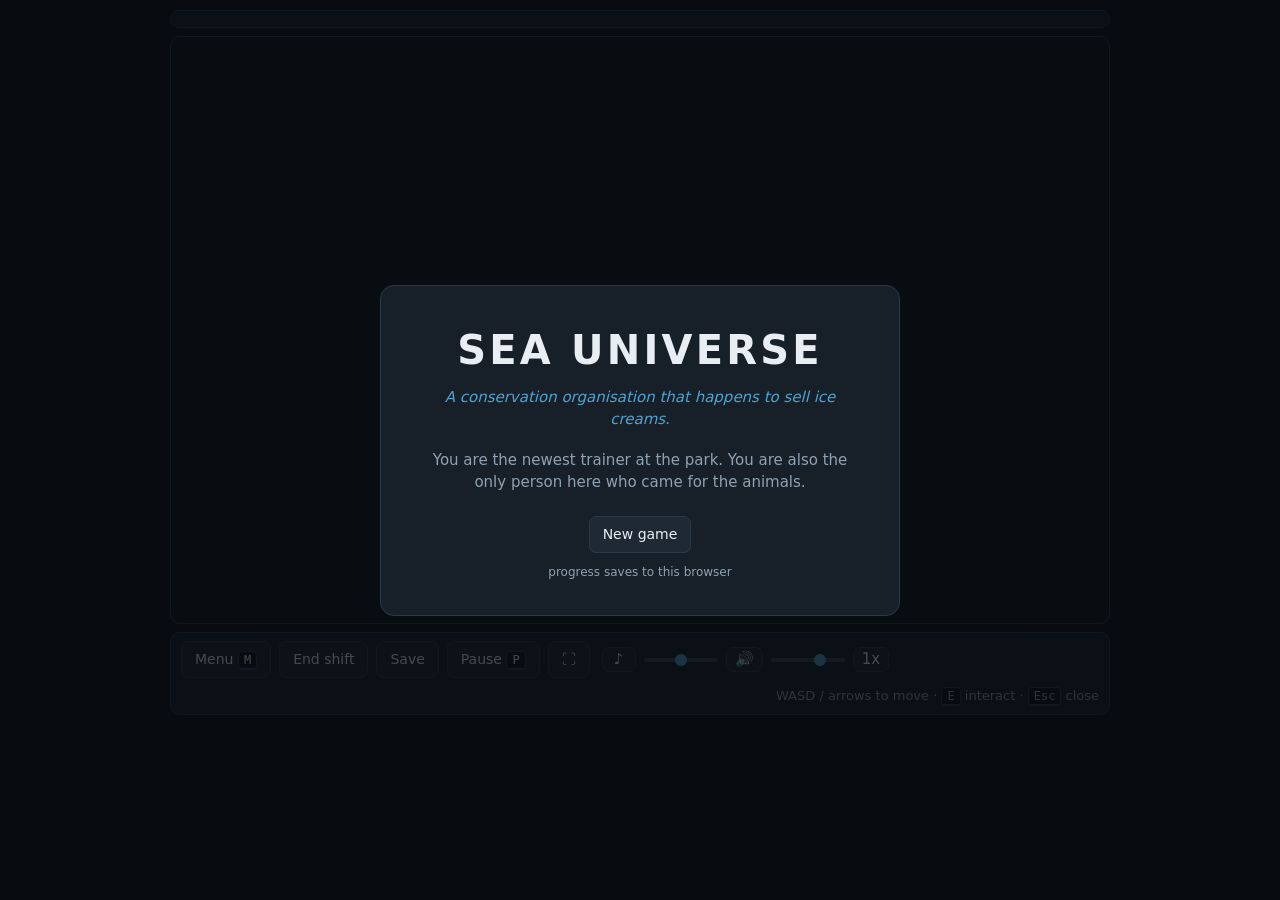
<file: index.html>
<!DOCTYPE html>
<html lang="en">
<head>
<meta charset="utf-8">
<meta name="viewport" content="width=device-width, initial-scale=1">
<title>Sea Universe</title>
<link rel="stylesheet" href="style.css">
</head>
<body>

<div id="app">

  <header id="hud"></header>

  <div id="stage">
    <canvas id="view"></canvas>
    <div id="chores" class="hidden"></div>
    <div id="prompt" class="hidden"></div>
    <div id="toasts"></div>
    <div id="awards"></div>
    <div id="pauseVeil" class="hidden"><div class="pause-card">
      <strong>Paused</strong>
      <button id="btnResume" class="primary">Resume</button>
    </div></div>
    <div id="devReport" class="hidden"></div>
  </div>

  <footer id="controls">
    <button id="btnJournal">Menu <kbd>M</kbd></button>
    <button id="btnRest">End shift</button>
    <button id="btnSave">Save</button>
    <button id="btnPause" title="Pause the game">Pause <kbd>P</kbd></button>
    <button id="btnFull" title="Fullscreen">⛶</button>

    <!-- audio: each button toggles, each slider sets the level -->
    <div class="audio-ctl">
      <button id="btnMusic" class="aud" title="Music on/off">♪</button>
      <input id="volMusic" class="vol" type="range" min="0" max="100" step="1" aria-label="Music volume">
      <button id="btnSfx" class="aud" title="Sound effects on/off">🔊</button>
      <input id="volSfx" class="vol" type="range" min="0" max="100" step="1" aria-label="Sound effects volume">
      <!-- Walk speed: one button, click cycles 1x -> 1.25x -> 1.5x -> 0.75x -> 1x.
           Movement only, nothing else in the game runs any faster. -->
      <button id="btnSpeed" class="aud" title="Walk speed">1x</button>
    </div>

    <span class="hint">WASD / arrows to move · <kbd>E</kbd> interact · <kbd>Esc</kbd> close</span>
  </footer>

</div>

<!-- ===== title ===== -->
<div id="title" class="modal hidden">
  <div class="title-box">
    <h1>SEA UNIVERSE</h1>
    <p class="tagline">A conservation organisation that happens to sell ice creams.</p>
    <p class="blurb">You are the newest trainer at the park. You are also the only person here who came for the animals.</p>
    <div class="title-btns" id="titleBtns">
      <button id="btnContinue" class="primary">Continue</button>
      <button id="btnNew">New game</button>
    </div>

    <!-- character select: shown after New game, before the world loads -->
    <div id="charSelect" class="hidden">
      <h2 class="cs-head">Sign in for your first shift</h2>
      <label class="cs-label" for="csName">Your name</label>
      <input id="csName" type="text" maxlength="18" placeholder="Trainer" autocomplete="off" spellcheck="false">
      <p class="cs-note" id="csNameNote">You can change this later in the Menu.</p>

      <label class="cs-label">Your trainer</label>
      <div class="cs-sprites" id="csSprites"></div>

      <div class="title-btns">
        <button id="btnBegin" class="primary">Begin</button>
        <button id="btnBack">Back</button>
      </div>
    </div>

    <p class="version">progress saves to this browser</p>
  </div>
</div>

<!-- ===== dialogue ===== -->
<div id="dialogue" class="modal hidden">
  <div class="dlg-wrap">
    <div class="dlg-portrait hidden" id="dlgPortrait"><img id="dlgPortraitImg" alt=""></div>
    <div class="dlg-box">
      <div class="dlg-name" id="dlgName"></div>
      <div class="dlg-text" id="dlgText"></div>
      <div class="dlg-choices" id="dlgChoices"></div>
      <div class="dlg-footer">
        <div class="dlg-hint" id="dlgHint"></div>
        <div class="dlg-page" id="dlgPage"></div>
      </div>
    </div>
  </div>
</div>

<!-- ===== care session ===== -->
<div id="care" class="modal hidden">
  <div class="care-box" id="careBody"></div>
</div>

<!-- ===== journal ===== -->
<div id="journal" class="modal hidden">
  <div class="journal-box">
    <nav id="journalTabs" class="tabs">
      <!-- Order set by the user 2026-08-05: what you are doing now first,
           what you are carrying next, then the reference material, with
           the read-only summary last. Species sits beside Notebook
           because both are logs you fill in. -->
      <button data-tab="tasks" class="on">Tasks</button>
      <button data-tab="bag">Bag</button>
      <button data-tab="skills">Skills</button>
      <button data-tab="transit">Travel</button>
      <button data-tab="notebook">Notebook</button>
      <button data-tab="dex">Species</button>
      <button data-tab="awards">Awards</button>
      <button data-tab="summary">Summary</button>
      <button id="journalClose" class="close">✕</button>
    </nav>
    <div id="journalBody" class="panel-body"></div>
  </div>
</div>

<!-- ===== shop ===== -->
<div id="shop" class="modal hidden">
  <div class="journal-box">
    <nav class="tabs"><span class="shop-title">Shop</span><button id="shopClose" class="close">✕</button></nav>
    <div id="shopBody" class="panel-body"></div>
  </div>
</div>

<!-- ===== keypad (coded doors) ===== -->
<div id="keypad" class="modal hidden">
  <div class="keypad-box">
    <nav class="tabs"><span class="shop-title" id="keypadTitle">Keypad</span><button id="keypadClose" class="close">✕</button></nav>
    <div class="panel-body">
      <p class="muted" id="keypadText"></p>
      <div class="keypad-clue" id="keypadClue"></div>
      <div class="keypad-display" id="keypadDisplay"></div>
      <div class="keypad-msg" id="keypadMsg"></div>
      <div class="keypad-grid" id="keypadGrid"></div>
    </div>
  </div>
</div>

<!-- ===== the hearing (endgame) ===== -->
<div id="hearing" class="modal hidden">
  <div class="hearing-box" id="hearingBody"></div>
</div>

<!-- ===== arcade: AQUAWORD (whole panel is rendered by js/arcade_aquaword.js) ===== -->
<div id="aquaword" class="modal hidden"></div>

<!-- ===== arcade: MATCH THE POD (rendered by js/arcade_matchpod.js) ===== -->
<div id="matchpod" class="modal hidden"></div>

<!-- ===== arcade: BIGGER OR SMALLER (rendered by js/arcade_bigger.js) ===== -->
<div id="bigger" class="modal hidden"></div>

<!-- ===== arcade: OCEAN CONNECTIONS (rendered by js/arcade_connections.js) ===== -->
<div id="connections" class="modal hidden"></div>

<!-- ===== arcade: SORTING STATION (rendered by js/arcade_sorting.js) ===== -->
<div id="sorting" class="modal hidden"></div>

<!-- ===== arcade: RESCUE! (rendered by js/arcade_rescue.js) ===== -->
<div id="rescue" class="modal hidden"></div>

<!-- ===== end of game report + certificate ===== -->
<div id="report" class="modal hidden">
  <div class="report-box" id="reportBody"></div>
</div>

<!-- ===== staff transit (fast travel) ===== -->
<div id="transit" class="modal hidden">
  <div class="journal-box">
    <nav class="tabs"><span class="shop-title">🚇 Staff Transit</span><button id="transitClose" class="close">✕</button></nav>
    <div id="transitBody" class="panel-body"></div>
  </div>
</div>

<!-- ===== data (edit these to add content) ===== -->
<script src="data/config.js"></script>
<script src="data/audio.js"></script>
<script src="data/items.js"></script>
<script src="data/species.js"></script>
<script src="data/species_deep.js"></script>
<script src="data/progression.js"></script>
<script src="data/progression_deep.js"></script>
<script src="data/progression_end.js"></script>
<script src="data/zones.js"></script>
<script src="data/zone_arctic.js"></script>
<script src="data/zone_ocean.js"></script>
<script src="data/zone_deep.js"></script>
<script src="data/zone_end.js"></script>
<!-- Building name plaques. AFTER every zone file: it pushes a rect and a
     sign into the five region maps rather than editing them. -->
<script src="data/plaques.js"></script>
<!-- Arcade machines. Also after the zone files: one object per interior. -->
<script src="data/arcade.js"></script>
<script src="data/arcade_aquaword.js"></script>
<script src="data/arcade_bigger.js"></script>
<script src="data/arcade_connections.js"></script>
<script src="data/arcade_rescue.js"></script>
<script src="data/npcs.js"></script>
<script src="data/npcs_arctic.js"></script>
<script src="data/npcs_ocean.js"></script>
<script src="data/npcs_deep.js"></script>
<script src="data/npcs_end.js"></script>
<script src="data/quests.js"></script>
<script src="data/quests_arctic.js"></script>
<script src="data/quests_ocean.js"></script>
<script src="data/quests_deep.js"></script>
<script src="data/quests_end.js"></script>
<!-- Kayla loads AFTER every cast file: she hoists her questions onto
     the front of other characters' dialogue lists at load time. -->
<script src="data/quests_kayla.js"></script>
<script src="data/npcs_kayla.js"></script>
<script src="data/quests_side.js"></script>
<script src="data/npcs_side.js"></script>
<!-- Post-prosecution Barry. Must be last of all: it closes the spawn
     gates on the five original Barrys defined in the cast files above. -->
<script src="data/npcs_barry_sad.js"></script>
<script src="data/duties.js"></script>
<script src="data/talks.js"></script>

<!-- ===== engine ===== -->
<script src="js/state.js"></script>
<script src="js/audio.js"></script>
<script src="js/rules.js"></script>
<script src="js/quests.js"></script>
<script src="js/duties.js"></script>
<script src="js/dialogue.js"></script>
<script src="js/care.js"></script>
<script src="js/hearing.js"></script>
<script src="js/report.js"></script>
<!-- Arcade shell (the cabinet). Each minigame lands as its own
     js/arcade_<id>.js loaded after this and registers itself. -->
<script src="js/arcade.js"></script>
<script src="js/arcade_aquaword.js"></script>
<script src="js/arcade_matchpod.js"></script>
<script src="js/arcade_bigger.js"></script>
<script src="js/arcade_connections.js"></script>
<script src="js/arcade_sorting.js"></script>
<script src="js/arcade_rescue.js"></script>
<script src="js/interact.js"></script>
<script src="js/sprites.js"></script>
<script src="js/actors.js"></script>
<script src="js/world.js"></script>
<script src="js/ui.js"></script>
<script src="js/validate.js"></script>
<script src="js/main.js"></script>

</body>
</html>
</file>
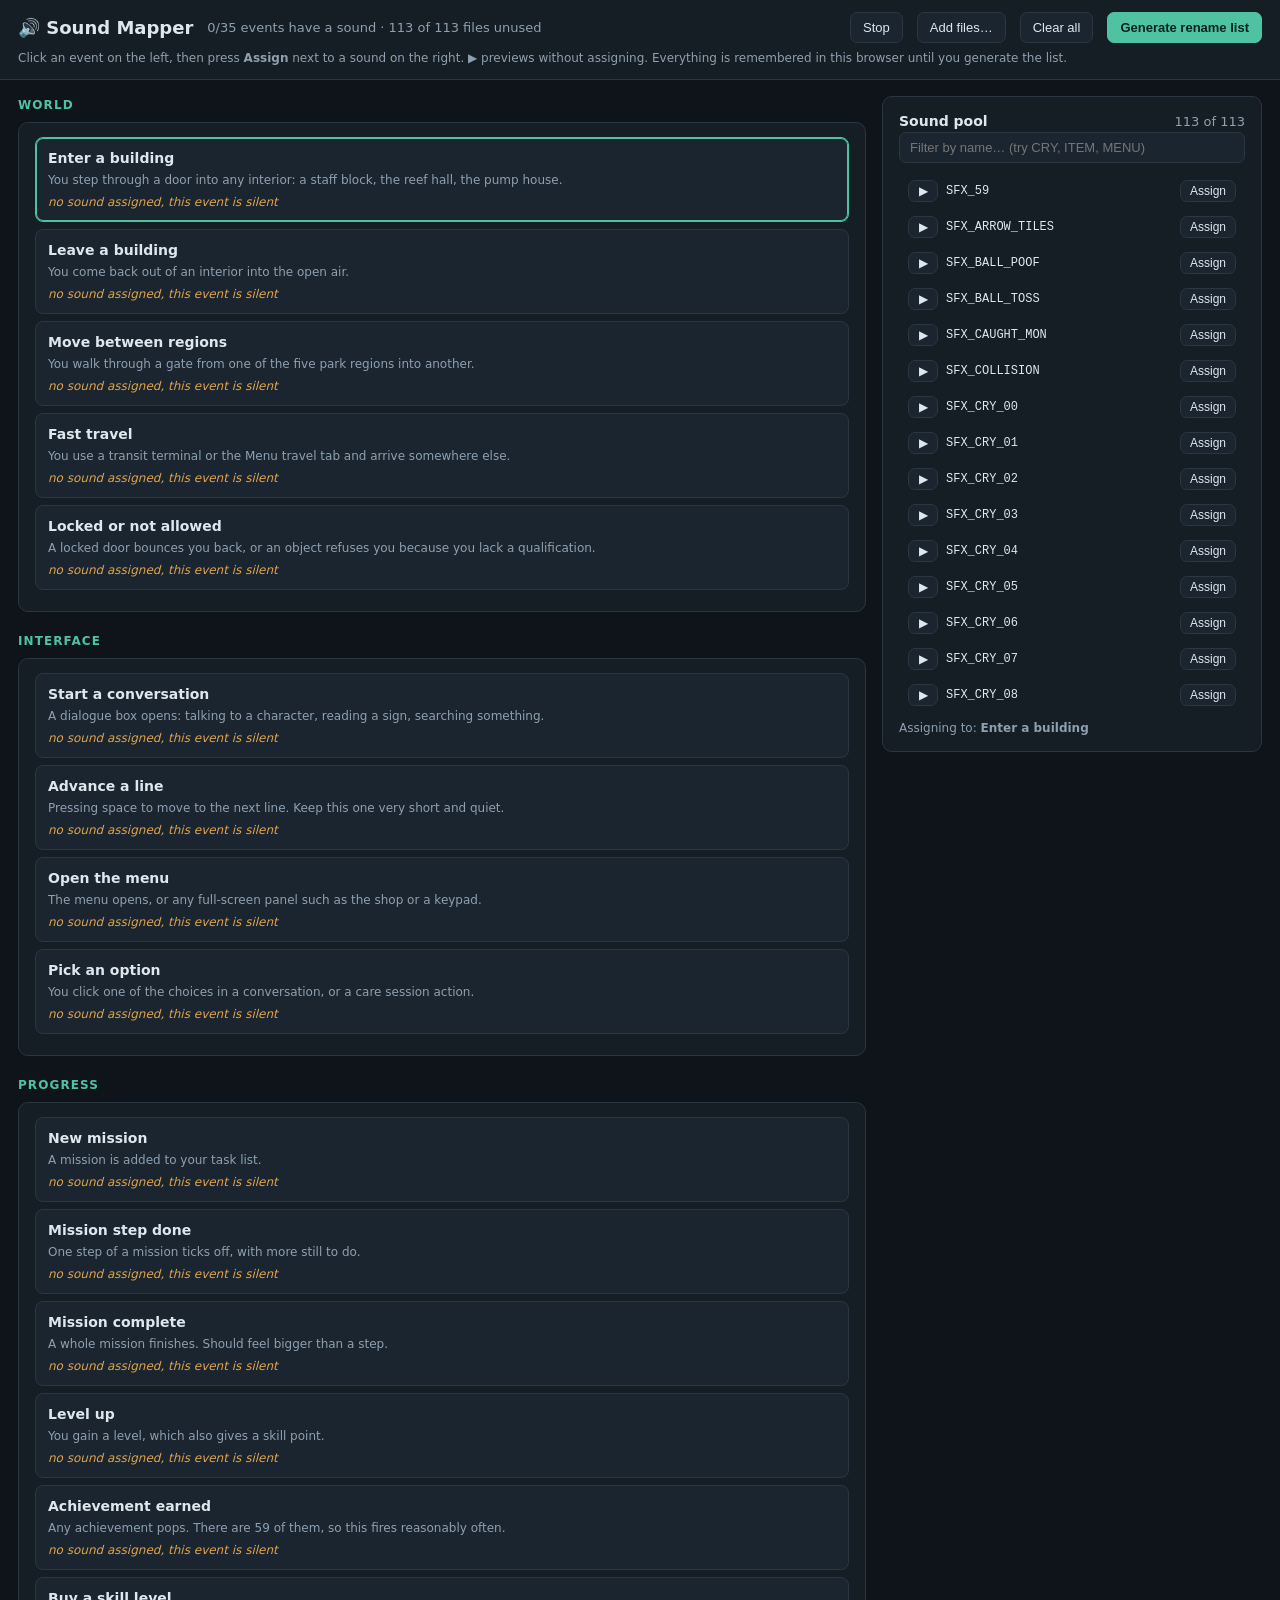
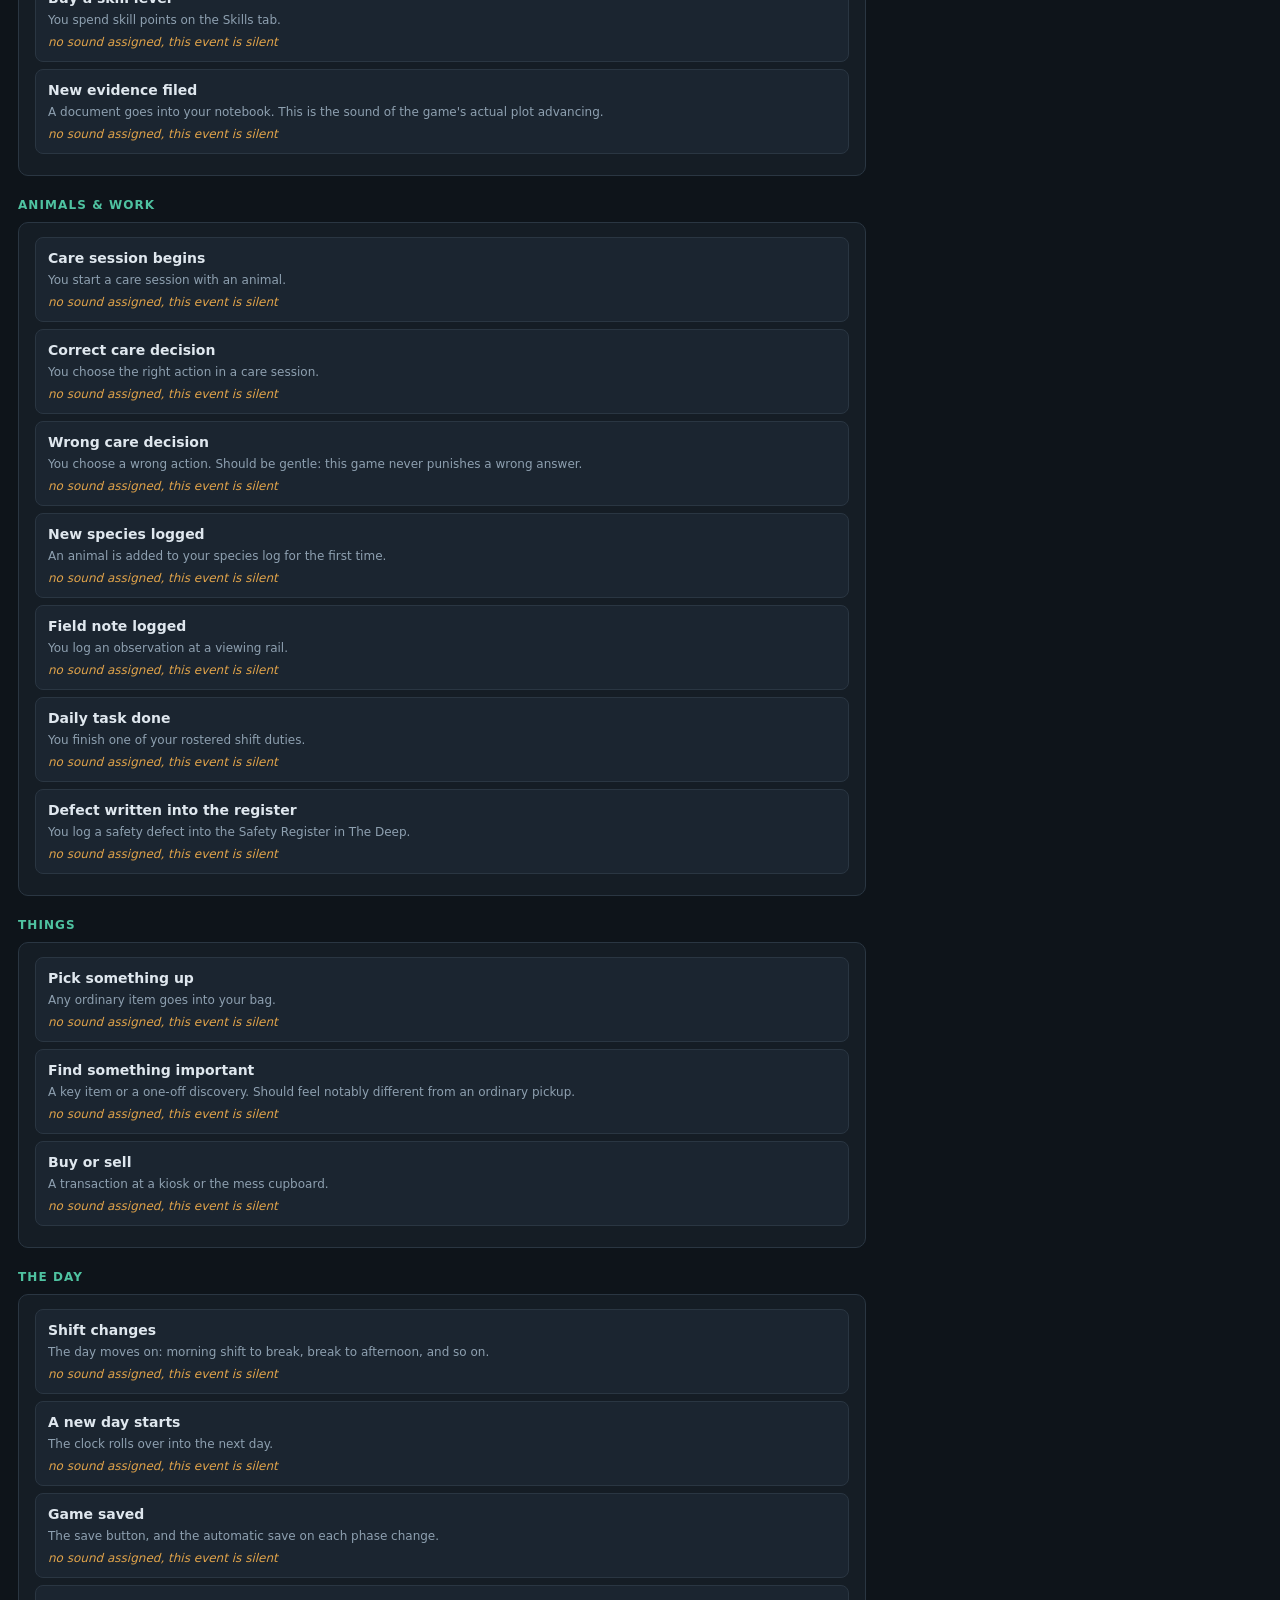
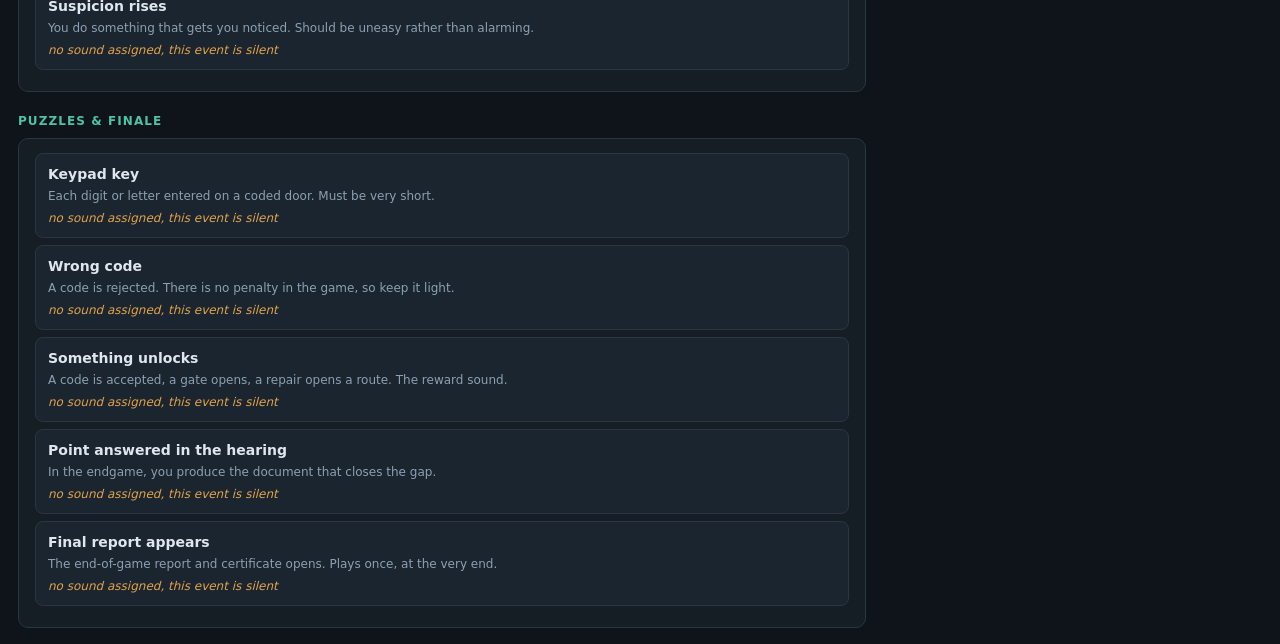
<file: tools/sound-mapper.html>
<!DOCTYPE html>
<html lang="en">
<head>
<meta charset="utf-8">
<meta name="viewport" content="width=device-width, initial-scale=1">
<title>Sea Universe: Sound Mapper</title>
<style>
  :root{
    --bg:#0e141a; --panel:#151d25; --panel-2:#1b2530; --line:#2a3642;
    --text:#dfe7ee; --muted:#8ea0b0; --accent:#4fc3a1; --accent-2:#6fd18a; --warn:#e0a34a;
  }
  *{box-sizing:border-box}
  body{margin:0;background:var(--bg);color:var(--text);
       font:14px/1.5 system-ui,-apple-system,Segoe UI,Roboto,sans-serif}
  header{position:sticky;top:0;z-index:5;background:var(--panel);
         border-bottom:1px solid var(--line);padding:12px 18px}
  .hrow{display:flex;align-items:center;gap:14px;flex-wrap:wrap}
  h1{margin:0;font-size:18px}
  .stats{color:var(--muted);font-size:13px}
  .spacer{flex:1}
  button{background:var(--panel-2);color:var(--text);border:1px solid var(--line);
         border-radius:7px;padding:7px 12px;cursor:pointer;font-size:13px}
  button:hover{border-color:var(--accent)}
  button.primary{background:var(--accent);color:#06231c;border-color:var(--accent);font-weight:600}
  button:disabled{opacity:.4;cursor:default}
  input[type=text]{background:var(--panel-2);color:var(--text);border:1px solid var(--line);
         border-radius:7px;padding:7px 10px;font-size:13px;width:100%}

  main{display:grid;grid-template-columns:1fr 380px;gap:16px;padding:16px 18px;align-items:start}
  @media (max-width:1000px){ main{grid-template-columns:1fr} }

  .card{background:var(--panel);border:1px solid var(--line);border-radius:10px;padding:14px 16px}
  h2.sec{margin:20px 0 8px;font-size:12px;letter-spacing:.09em;text-transform:uppercase;color:var(--accent)}
  h2.sec:first-child{margin-top:0}

  .ev{display:grid;grid-template-columns:1fr auto;gap:10px;align-items:center;
      background:var(--panel-2);border:1px solid var(--line);border-radius:8px;
      padding:10px 12px;margin-bottom:7px;cursor:pointer}
  .ev:hover{border-color:var(--accent)}
  .ev.sel{border-color:var(--accent);box-shadow:0 0 0 1px var(--accent) inset}
  .ev.has{border-left:3px solid var(--accent-2)}
  .ev-name{font-weight:600}
  .ev-when{color:var(--muted);font-size:12px;margin-top:2px}
  .ev-file{color:var(--accent-2);font-size:12px;margin-top:4px;font-family:ui-monospace,monospace}
  .ev-none{color:var(--warn);font-size:12px;margin-top:4px;font-style:italic}
  .ev-tools{display:flex;gap:6px;align-items:center}

  .pool{position:sticky;top:74px}
  .pool-list{max-height:60vh;overflow-y:auto;margin-top:10px}
  .snd{display:flex;align-items:center;gap:8px;padding:6px 8px;border-radius:6px;
       border:1px solid transparent;font-family:ui-monospace,monospace;font-size:12px}
  .snd:hover{background:var(--panel-2);border-color:var(--line)}
  .snd .nm{flex:1;overflow:hidden;text-overflow:ellipsis;white-space:nowrap}
  .snd.used{opacity:.45}
  .snd.used .nm::after{content:' (assigned)';color:var(--muted)}
  .play{padding:3px 8px;font-size:12px;min-width:30px}
  .assign{padding:3px 9px;font-size:12px}
  .hint{color:var(--muted);font-size:12px;margin:6px 0 0}

  .modal{position:fixed;inset:0;background:rgba(0,0,0,.65);display:flex;
         align-items:center;justify-content:center;padding:24px;z-index:20}
  .modal.hidden{display:none}
  .modal .box{background:var(--panel);border:1px solid var(--line);border-radius:12px;
              padding:18px;width:820px;max-width:100%;max-height:88vh;display:flex;flex-direction:column}
  textarea{flex:1;min-height:340px;background:#0b1016;color:var(--text);border:1px solid var(--line);
           border-radius:8px;padding:12px;font-family:ui-monospace,monospace;font-size:12px;resize:vertical}
  .row{display:flex;gap:10px;align-items:center;margin-top:10px}
</style>
</head>
<body>

<!-- the event catalogue, and the list of files sitting in Unassigned/FX -->
<script>window.SU = window.SU || {}; SU.data = SU.data || {};</script>
<script src="../data/audio.js"></script>
<script src="../Sounds/fx-manifest.js"></script>

<header>
  <div class="hrow">
    <h1>🔊 Sound Mapper</h1>
    <div class="stats" id="stats">Loading…</div>
    <div class="spacer"></div>
    <button id="btnStop">Stop</button>
    <button id="btnAdd">Add files…</button>
    <input id="filePick" type="file" accept="audio/*" multiple hidden>
    <button id="btnClear">Clear all</button>
    <button class="primary" id="btnGen">Generate rename list</button>
  </div>
  <p class="hint">Click an event on the left, then press <b>Assign</b> next to a sound on the right.
     ▶ previews without assigning. Everything is remembered in this browser until you generate the list.</p>
</header>

<main>
  <div id="events"></div>

  <div class="card pool">
    <div class="hrow">
      <strong>Sound pool</strong>
      <div class="spacer"></div>
      <span class="stats" id="poolCount"></span>
    </div>
    <input id="search" type="text" placeholder="Filter by name… (try CRY, ITEM, MENU)">
    <div class="pool-list" id="poolList"></div>
    <p class="hint" id="selNote">No event selected.</p>
  </div>
</main>

<div class="modal hidden" id="modal">
  <div class="box">
    <div class="hrow"><strong>Paste this to Claude</strong><div class="spacer"></div>
      <span class="stats" id="copyNote"></span></div>
    <textarea id="out" spellcheck="false"></textarea>
    <div class="row">
      <button class="primary" id="btnCopy">Copy to clipboard</button>
      <button id="btnCloseModal">Close</button>
    </div>
  </div>
</div>

<script>
const FX_DIR = '../Sounds/Unassigned/FX/';
const LSKEY  = 'su_sound_mapper_v1';

const EVENTS = SU.data.sfxEvents || [];
let POOL = (window.SU_FX_POOL || []).slice();
const extra = {};                       // files added by the picker: name -> objectURL

let map = {};                           // eventId -> filename
let selected = null;
let audio = new Audio();

try { map = JSON.parse(localStorage.getItem(LSKEY)) || {}; } catch(e){ map = {}; }
function save(){ try{ localStorage.setItem(LSKEY, JSON.stringify(map)); }catch(e){} }

function urlFor(file){ return extra[file] || (FX_DIR + file); }

function preview(file){
  try { audio.pause(); } catch(e){}
  audio = new Audio(urlFor(file));
  audio.volume = 0.8;
  audio.play().catch(()=>{
    alert('Could not play ' + file + '.\n\nIf you opened this file directly from disk, some browsers ' +
          'block local audio. Serve the folder instead:\n\n  powershell -ExecutionPolicy Bypass -File serve.ps1\n\n' +
          'then open http://localhost:8123/tools/sound-mapper.html');
  });
}
function stopAll(){ try{ audio.pause(); }catch(e){} }

const usedFiles = () => new Set(Object.values(map));

/* ---------- events ---------- */
function renderEvents(){
  const host = document.getElementById('events');
  const groups = [];
  EVENTS.forEach(e => { if (!groups.includes(e.group)) groups.push(e.group); });

  host.innerHTML = groups.map(g => {
    const rows = EVENTS.filter(e => e.group === g).map(e => {
      const f = map[e.id];
      return '<div class="ev' + (f ? ' has' : '') + (selected === e.id ? ' sel' : '') +
             '" data-ev="' + e.id + '">' +
        '<div>' +
          '<div class="ev-name">' + e.label + '</div>' +
          '<div class="ev-when">' + e.when + '</div>' +
          (f ? '<div class="ev-file">' + f + '</div>'
             : '<div class="ev-none">no sound assigned, this event is silent</div>') +
        '</div>' +
        '<div class="ev-tools">' +
          (f ? '<button class="play" data-play="' + f + '">▶</button>' +
               '<button class="assign" data-clear="' + e.id + '">✕</button>' : '') +
        '</div>' +
      '</div>';
    }).join('');
    return '<h2 class="sec">' + g + '</h2><div class="card">' + rows + '</div>';
  }).join('');

  host.querySelectorAll('[data-ev]').forEach(el => el.onclick = ev => {
    if (ev.target.closest('[data-play]') || ev.target.closest('[data-clear]')) return;
    selected = el.dataset.ev;
    renderEvents(); renderPool(); renderStats();
  });
  host.querySelectorAll('[data-play]').forEach(b => b.onclick = e => { e.stopPropagation(); preview(b.dataset.play); });
  host.querySelectorAll('[data-clear]').forEach(b => b.onclick = e => {
    e.stopPropagation(); delete map[b.dataset.clear]; save(); renderEvents(); renderPool(); renderStats();
  });
}

/* ---------- pool ---------- */
function renderPool(){
  const q = (document.getElementById('search').value || '').trim().toUpperCase();
  const used = usedFiles();
  const list = POOL.filter(f => !q || f.toUpperCase().includes(q));
  document.getElementById('poolCount').textContent = list.length + ' of ' + POOL.length;

  const sel = EVENTS.find(e => e.id === selected);
  document.getElementById('selNote').innerHTML = sel
    ? 'Assigning to: <b>' + sel.label + '</b>'
    : 'No event selected. Click one on the left first.';

  document.getElementById('poolList').innerHTML = list.map(f =>
    '<div class="snd' + (used.has(f) ? ' used' : '') + '">' +
      '<button class="play" data-p="' + f + '">▶</button>' +
      '<span class="nm">' + f.replace(/\.mp3$/i,'') + '</span>' +
      '<button class="assign" data-a="' + f + '"' + (selected ? '' : ' disabled') + '>Assign</button>' +
    '</div>').join('') || '<p class="hint">Nothing matches that filter.</p>';

  document.getElementById('poolList').querySelectorAll('[data-p]').forEach(b =>
    b.onclick = () => preview(b.dataset.p));
  document.getElementById('poolList').querySelectorAll('[data-a]').forEach(b =>
    b.onclick = () => {
      if (!selected) return;
      map[selected] = b.dataset.a;
      save();
      /* jump to the next unassigned event, so a long assigning session
         does not need a click back to the left column every time */
      const i = EVENTS.findIndex(e => e.id === selected);
      const nxt = EVENTS.slice(i+1).find(e => !map[e.id]) || EVENTS.find(e => !map[e.id]);
      selected = nxt ? nxt.id : null;
      renderEvents(); renderPool(); renderStats();
    });
}

function renderStats(){
  const done = EVENTS.filter(e => map[e.id]).length;
  document.getElementById('stats').textContent =
    done + '/' + EVENTS.length + ' events have a sound · ' +
    (POOL.length - usedFiles().size) + ' of ' + POOL.length + ' files unused';
}

/* ---------- output ---------- */
function buildPrompt(){
  const rows = EVENTS.filter(e => map[e.id]).map(e => ({
    from: 'Sounds/Unassigned/FX/' + map[e.id],
    to:   'Sounds/sfx_' + e.id + '.mp3',
    who:  e.label
  }));
  if (!rows.length) return 'Nothing assigned yet.';

  const w = Math.max.apply(null, rows.map(r => r.from.length));
  const body = rows.map(r => '  ' + r.from.padEnd(w) + '  ->  ' + r.to + '   # ' + r.who).join('\n');
  const left = EVENTS.filter(e => !map[e.id]);

  /* Two files assigned to the same source would be a copy, not a move,
     so say so explicitly rather than letting it fail halfway. */
  const counts = {};
  rows.forEach(r => counts[r.from] = (counts[r.from]||0) + 1);
  const dupes = Object.keys(counts).filter(k => counts[k] > 1);

  return [
    'Rename my Sea Universe sound files. In C:\\Users\\timwi\\Downloads\\Claude\\sea-universe\\,',
    'move each file on the left to the path on the right:',
    '', body, '',
    'Rules:',
    '  - Move them out of Sounds/Unassigned/FX/ into Sounds/, and do not leave copies behind.',
    '  - Keep the .mp3 extension exactly as-is.',
    '  - Any file in Sounds/Unassigned/FX/ not listed above stays where it is.',
    '  - Nothing here overwrites existing sound.',
    dupes.length
      ? '  - NOTE: these sources are used more than once, so they need copying rather than moving: ' +
        dupes.join(', ')
      : null,
    '',
    'Then register them in data/audio.js (SU.data.sfxMap) and tell me if any sound failed to load.',
    left.length
      ? '\nStill unassigned after this: ' + left.map(e => e.label).join(', ') + '.'
      : '\nThat covers every event in the game.'
  ].filter(x => x !== null).join('\n');
}

/* ---------- wiring ---------- */
document.getElementById('search').oninput = renderPool;
document.getElementById('btnStop').onclick = stopAll;
document.getElementById('btnGen').onclick = () => {
  document.getElementById('out').value = buildPrompt();
  document.getElementById('modal').classList.remove('hidden');
  document.getElementById('out').select();
};
document.getElementById('btnCloseModal').onclick = () => document.getElementById('modal').classList.add('hidden');
document.getElementById('btnCopy').onclick = async () => {
  const ta = document.getElementById('out'); ta.select();
  try { await navigator.clipboard.writeText(ta.value); } catch(e) { document.execCommand('copy'); }
  document.getElementById('copyNote').textContent = 'Copied.';
  setTimeout(() => document.getElementById('copyNote').textContent = '', 2000);
};
document.getElementById('btnClear').onclick = () => {
  const n = Object.keys(map).length;
  if (!n) return;
  if (!confirm('Clear all ' + n + ' assignments?')) return;
  map = {}; save(); renderEvents(); renderPool(); renderStats();
};
document.getElementById('btnAdd').onclick = () => document.getElementById('filePick').click();
document.getElementById('filePick').onchange = e => {
  [...e.target.files].forEach(f => {
    if (!POOL.includes(f.name)) POOL.push(f.name);
    extra[f.name] = URL.createObjectURL(f);
  });
  POOL.sort();
  renderPool(); renderStats();
};

selected = (EVENTS.find(e => !map[e.id]) || EVENTS[0] || {}).id || null;
renderEvents(); renderPool(); renderStats();
</script>
</body>
</html>
</file>
<file: style.css>
/* ============================================================
   SEA UNIVERSE: STYLES
   ============================================================ */
:root {
  --bg:        #0d1319;
  --panel:     #172029;
  --panel-2:   #1e2934;
  --line:      #2c3a47;
  --ink:       #e8eef3;
  --muted:     #8fa2b2;
  --accent:    #4fa3d1;
  --accent-2:  #6fd18a;
  --warn:      #e0a34a;
  --bad:       #e05c5c;
  --radius:    10px;
}

* { box-sizing: border-box; }

body {
  margin: 0;
  background: var(--bg);
  color: var(--ink);
  font: 15px/1.5 system-ui, -apple-system, "Segoe UI", Roboto, sans-serif;
  display: flex;
  justify-content: center;
  min-height: 100vh;
}

#app {
  width: 960px;
  max-width: 100%;
  display: flex;
  flex-direction: column;
  gap: 8px;
  padding: 10px;
}

/* ---------- HUD ---------- */
#hud {
  display: flex;
  gap: 8px;
  flex-wrap: wrap;
  background: var(--panel);
  border: 1px solid var(--line);
  border-radius: var(--radius);
  padding: 8px 10px;
}
.hud-block { min-width: 92px; }
.hud-block.wide { flex: 1 1 150px; }
.hud-a { font-size: 12px; color: var(--muted); letter-spacing: .02em; }
.hud-b { font-size: 14px; font-weight: 600; }
.meter {
  height: 7px; background: #0c1219; border-radius: 4px;
  overflow: hidden; margin: 3px 0;
}
.meter.sm { height: 5px; }
/* running quest timer, only shouts in the last 30 seconds */
.hud-block.urgent .hud-a, .hud-block.urgent .hud-b { color: var(--warn); }
.meter span { display: block; height: 100%; transition: width .25s ease; }

/* ---------- the shift clock ----------
   The time reads as the clock and the label under it as the caption, so
   the usual hud-a/hud-b sizing is inverted here on purpose. */
.hud-block.clock { min-width: 132px; }
.clock-day { font-size: 11px; color: var(--muted); letter-spacing: .06em; text-transform: uppercase; }
.hud-block.clock .hud-a {
  font-size: 25px; font-weight: 700; line-height: 1.05;
  color: var(--text); font-variant-numeric: tabular-nums;
  letter-spacing: .02em;
}
.hud-block.clock .hud-b { font-size: 11px; font-weight: 400; color: var(--muted); margin-top: 1px; }
.clock-bar { height: 3px; background: #0c1219; border-radius: 3px; overflow: hidden; margin-top: 5px; }
/* NO transition: this is repainted every frame, and easing a value that
   changes 60 times a second makes it lag behind the digits. */
.clock-bar span { display: block; height: 100%; background: var(--accent); }

/* ---------- stage ---------- */
#stage { position: relative; line-height: 0; }
#view {
  display: block;
  width: 100%;
  border: 1px solid var(--line);
  border-radius: var(--radius);
  background: #10161c;
  image-rendering: pixelated;
}
#prompt {
  position: absolute; left: 50%; bottom: 14px; transform: translateX(-50%);
  background: rgba(10,16,22,.9); border: 1px solid var(--line);
  padding: 6px 14px; border-radius: 20px; font-size: 14px; line-height: 1.4;
  white-space: nowrap;
}
#devReport {
  position: absolute; right: 8px; top: 8px; max-width: 420px;
  background: rgba(10,16,22,.94); border: 1px solid var(--line);
  border-radius: 8px; padding: 8px 10px; font: 11px/1.45 monospace; line-height: 1.45;
}

/* ---------- controls ---------- */
#controls {
  display: flex; align-items: center; gap: 8px; flex-wrap: wrap;
  background: var(--panel); border: 1px solid var(--line);
  border-radius: var(--radius); padding: 8px 10px;
}
#controls .hint { color: var(--muted); font-size: 13px; margin-left: auto; }

button {
  background: var(--panel-2); color: var(--ink);
  border: 1px solid var(--line); border-radius: 7px;
  padding: 7px 13px; font: inherit; font-size: 14px; cursor: pointer;
}
button:hover:not(:disabled) { background: #27333f; border-color: #3b4b59; }
button:disabled { opacity: .4; cursor: not-allowed; }
button.primary { background: var(--accent); border-color: var(--accent); color: #06121a; font-weight: 600; }
button.primary:hover { background: #63b4de; }

kbd {
  background: #0c1219; border: 1px solid var(--line); border-bottom-width: 2px;
  border-radius: 4px; padding: 1px 5px; font: 12px/1 monospace;
}

/* ---------- modals ---------- */
.modal {
  position: fixed; inset: 0; z-index: 40;
  background: rgba(6,10,14,.72);
  display: flex; align-items: center; justify-content: center;
  padding: 18px; line-height: 1.5;
}
.modal.hidden, .hidden { display: none !important; }

/* title */
.title-box {
  background: var(--panel); border: 1px solid var(--line);
  border-radius: 14px; padding: 34px; max-width: 520px; text-align: center;
}
.title-box h1 { margin: 0; font-size: 40px; letter-spacing: .08em; }
.tagline { color: var(--accent); font-style: italic; margin: 6px 0 18px; }
.blurb { color: var(--muted); }
.title-btns { display: flex; gap: 10px; justify-content: center; margin: 22px 0 10px; }
.version { color: var(--muted); font-size: 12px; margin: 0; }

/* dialogue */
.dlg-wrap {
  width: 640px; max-width: 100%;
  align-self: flex-end; margin-bottom: 6vh;
}
/* Portrait sits on top of the box so students connect names to faces.
   Sized 3x for readability; vh clamp stops it pushing the text box
   off the top of a short window. */
.dlg-portrait {
  height: min(336px, 38vh);
  aspect-ratio: 92 / 112;
  width: auto;
  margin-left: 16px; margin-bottom: -12px;
  background: linear-gradient(180deg, #223040 0%, var(--panel-2) 100%);
  border: 1px solid var(--line); border-bottom: none;
  border-radius: 10px 10px 0 0;
  display: flex; align-items: flex-end; justify-content: center;
  overflow: hidden; position: relative; z-index: 1;
}
.dlg-portrait img {
  width: 100%; height: 100%;
  object-fit: contain; object-position: bottom;
  padding: 8px 6px 0;
}
.dlg-box {
  background: var(--panel); border: 1px solid var(--line);
  border-radius: 12px; padding: 18px 20px;
  width: 100%;
  position: relative; z-index: 2;
}
.dlg-name { color: var(--accent); font-weight: 700; margin-bottom: 6px; letter-spacing: .02em; }
.dlg-text { min-height: 3em; white-space: pre-wrap; }
.dlg-footer { display: flex; justify-content: space-between; align-items: flex-end; margin-top: 10px; }
.dlg-hint { color: var(--muted); font-size: 12px; }
.dlg-page { color: var(--muted); font-size: 12px; }
.dlg-choices { display: flex; flex-direction: column; gap: 6px; margin-top: 12px; }
.choice { text-align: left; }

/* care session */
.care-box {
  background: var(--panel); border: 1px solid var(--line);
  border-radius: 12px; padding: 20px; width: 820px; max-width: 100%;
  max-height: 88vh; overflow-y: auto; line-height: 1.5;
}
.care-head { display: flex; gap: 18px; align-items: center; flex-wrap: wrap; }
.care-head h2 { margin: 0; font-size: 21px; }
.care-sub { color: var(--muted); font-size: 13px; }
/* 3x size: the animal is the thing being observed, so it leads the panel. */
.care-avatar {
  width: min(288px, 32vh); height: min(288px, 32vh);
  border-radius: 14px;
  display: flex; align-items: center; justify-content: center;
  font-weight: 700; font-size: 34px; color: #0c1219; flex: 0 0 auto;
  position: relative; overflow: hidden;
  border: 1px solid rgba(0,0,0,.35);
}
.care-avatar img {
  position: absolute; inset: 0; width: 100%; height: 100%;
  object-fit: contain; z-index: 1; padding: 6px;
}
.care-avatar img + span { visibility: hidden; }

@media (max-width: 560px) {
  .care-avatar { width: min(180px, 26vh); height: min(180px, 26vh); font-size: 24px; }
  .dlg-portrait { height: min(210px, 26vh); }
}
.care-close { margin-left: auto; }
.care-prompt {
  background: var(--panel-2); border-left: 3px solid var(--accent);
  padding: 10px 14px; border-radius: 6px; margin: 16px 0;
}
.care-cols { display: flex; gap: 18px; flex-wrap: wrap; }
.care-col { flex: 1 1 320px; }
.care-col h3 { font-size: 14px; text-transform: uppercase; letter-spacing: .06em; color: var(--muted); }
.pill {
  background: var(--panel-2); border: 1px solid var(--line);
  border-radius: 20px; padding: 1px 9px; font-size: 11px;
  text-transform: none; letter-spacing: 0; margin-left: 6px;
}
.cue-list { list-style: none; padding: 0; margin: 0 0 12px; }
.cue {
  background: var(--panel-2); border-left: 3px solid var(--line);
  padding: 8px 12px; border-radius: 5px; margin-bottom: 6px; font-size: 14px;
}
.cue.key { border-left-color: var(--accent-2); }
.cue.empty { color: var(--muted); font-style: italic; border-left-color: transparent; }
.care-tools { display: flex; gap: 8px; }
.care-options { display: flex; flex-direction: column; gap: 7px; }
.opt { text-align: left; }
.care-feedback { margin-top: 12px; font-size: 14px; }
.care-feedback.bad { color: var(--warn); }
.fb-good { color: var(--accent-2); }
.care-result h3 { font-size: 20px; margin-top: 0; }
.lesson {
  background: var(--panel-2); border-radius: 8px;
  padding: 12px 15px; margin: 14px 0;
  border-left: 3px solid var(--accent-2);
}
.lesson-tag { font-size: 11px; letter-spacing: .1em; color: var(--accent-2); }
.lesson p { margin: 6px 0 0; }
.ev-note { color: var(--warn); }
.rewards { color: var(--accent-2); font-weight: 600; }
.care-note { color: var(--muted); font-size: 13px; margin-top: 14px; }

/* journal / shop */
.journal-box {
  background: var(--panel); border: 1px solid var(--line);
  border-radius: 12px; width: 780px; max-width: 100%;
  max-height: 88vh; display: flex; flex-direction: column;
}
.tabs {
  display: flex; gap: 4px; padding: 10px; flex-wrap: wrap;
  border-bottom: 1px solid var(--line); align-items: center;
}
.tabs button { padding: 6px 12px; font-size: 14px; }
.tabs button.on { background: var(--accent); border-color: var(--accent); color: #06121a; font-weight: 600; }
.tabs .close { margin-left: auto; }
.shop-title { font-weight: 700; padding: 6px 4px; }
.panel-body { padding: 16px 20px 22px; overflow-y: auto; line-height: 1.55; }
.panel-body h2 { margin-top: 0; font-size: 20px; }
.panel-body h3 { font-size: 14px; text-transform: uppercase; letter-spacing: .06em; color: var(--muted); margin: 20px 0 8px; }
.muted { color: var(--muted); }

/* Where a task or step happens. Quiet enough to skim past, present
   enough that you never have to remember which zone Rune is in. */
.place {
  color: var(--muted); font-size: 12px; font-weight: 400;
  white-space: nowrap;
}
.card-top .place { margin-left: auto; padding-right: 8px; }
.card.done .place { margin-left: 8px; }
.steps .place { font-size: 11px; opacity: .85; }
.steps li.done .place { opacity: .5; }

/* ---------- keypad (coded doors) ---------- */
.keypad-box {
  background: var(--panel); border: 1px solid var(--line);
  border-radius: 12px; width: 460px; max-width: 100%;
  max-height: 88vh; display: flex; flex-direction: column;
}
.keypad-clue {
  border: 1px dashed var(--line); border-radius: 8px;
  padding: 10px 14px; margin: 12px 0; background: rgba(255,255,255,.03);
  font-style: italic; line-height: 1.5;
}
.keypad-clue p { margin: 6px 0; }
.keypad-display {
  font: 30px/1.2 monospace; letter-spacing: .18em; text-align: center;
  padding: 12px; margin: 4px 0 6px;
  background: #0c1a16; border: 1px solid var(--line); border-radius: 8px;
  color: #7fe0a8;
}
.keypad-msg { min-height: 34px; font-size: 14px; color: var(--muted); }
.keypad-msg.bad  { color: #e08a8a; }
.keypad-msg.good { color: #7fd18a; }
.keypad-grid {
  display: grid; grid-template-columns: repeat(3, 1fr); gap: 8px; margin-top: 6px;
}
.keypad-key { padding: 14px 0; font: 20px/1 monospace; }
.keypad-key.alt { font-size: 14px; color: var(--muted); }
/* A word lock needs an alphabet, so the grid widens and the keys shrink.
   Six columns fits 26 letters plus CLR and ⌫ into a tidy rectangle. */
.keypad-grid.letters { grid-template-columns: repeat(6, 1fr); gap: 6px; }
.keypad-grid.letters .keypad-key { padding: 10px 0; font-size: 16px; }
.keypad-grid.letters .keypad-key.alt { font-size: 12px; }

/* ---------- audio controls (footer) ---------- */
.audio-ctl { display: flex; align-items: center; gap: 6px; margin-left: 4px; }
.audio-ctl .aud {
  padding: 4px 8px; font-size: 15px; line-height: 1;
  min-width: 34px; text-align: center;
}
.audio-ctl .aud.off { opacity: .45; }
.audio-ctl .vol {
  -webkit-appearance: none; appearance: none;
  width: 74px; height: 4px; border-radius: 99px;
  background: rgba(255,255,255,.16); outline: none; cursor: pointer;
}
.audio-ctl .vol:disabled { opacity: .3; cursor: default; }
.audio-ctl .vol::-webkit-slider-thumb {
  -webkit-appearance: none; appearance: none;
  width: 12px; height: 12px; border-radius: 50%;
  background: var(--accent); border: none; cursor: pointer;
}
.audio-ctl .vol::-moz-range-thumb {
  width: 12px; height: 12px; border-radius: 50%;
  background: var(--accent); border: none; cursor: pointer;
}
@media (max-width: 900px) { .audio-ctl .vol { width: 52px; } }

/* ---------- the hearing (endgame) ----------
   Deliberately plainer than the Care Session. This scene is three
   people and a recorder on a table, and the panel should feel like
   paperwork rather than like a boss fight, because that is the point
   the whole game has been making. */
.hearing-box {
  background: var(--panel); border: 1px solid var(--line);
  border-radius: 12px; width: 780px; max-width: 100%;
  max-height: 90vh; overflow-y: auto; padding: 20px 24px;
}
.hear-head { display: flex; align-items: flex-start; gap: 16px; margin-bottom: 14px; }
.hear-head h2 { margin: 0; }
.hear-sub { color: var(--muted); font-size: 13px; margin-top: 2px; }
.hear-score {
  margin-left: auto; text-align: right; font-size: 22px; font-weight: 700;
  color: var(--accent); line-height: 1.1;
}
.hear-score span { display: block; font-size: 11px; font-weight: 400; color: var(--muted); }

.hear-claim {
  border-left: 3px solid var(--warn); background: rgba(255,255,255,.03);
  border-radius: 0 8px 8px 0; padding: 10px 14px; margin-bottom: 12px;
}
.hear-claim-tag {
  font-size: 10px; letter-spacing: .09em; text-transform: uppercase;
  color: var(--warn); margin-bottom: 4px;
}
.hear-claim p { margin: 5px 0 0; font-size: 13px; }

.hear-scene p { margin: 8px 0; line-height: 1.55; }
.hear-reply { border-radius: 8px; padding: 10px 14px; margin: 12px 0; }
.hear-reply.good { background: rgba(111,209,138,.10); border: 1px solid rgba(111,209,138,.35); }
.hear-reply.bad  { background: rgba(224,138,138,.10); border: 1px solid rgba(224,138,138,.35); }
.hear-reply p { margin: 6px 0; line-height: 1.55; }

.hear-lesson {
  border: 1px dashed var(--line); border-radius: 8px;
  padding: 10px 14px; margin: 12px 0; background: rgba(255,255,255,.02);
}
.hear-lesson strong { color: var(--accent-2); font-size: 12px; letter-spacing: .04em; }
.hear-lesson p { margin: 5px 0 0; font-size: 14px; line-height: 1.55; }

.hear-pick { margin: 16px 0 2px; font-size: 15px; }
.hear-picksub { margin: 0 0 10px; font-size: 12.5px; color: var(--muted); }
/* One option per row, full width. The DESCRIPTION is the thing being read,
   so nothing may push it into a narrow column or truncate it. */
.hear-opts { display: grid; gap: 8px; }
.hear-opt {
  display: block; width: 100%; text-align: left; cursor: pointer;
  padding: 10px 13px; line-height: 1.35;
  background: var(--panel-2); border: 1px solid var(--line); border-radius: 7px;
}
.hear-opt:hover { border-color: var(--accent); }
.hear-opt strong { display: block; font-size: 13px; margin-bottom: 3px; }
.hear-opt-text { display: block; font-size: 12.5px; line-height: 1.5; color: var(--muted); white-space: normal; }
.hear-actions { display: flex; gap: 10px; margin-top: 16px; }
.hear-actions button.alt { color: var(--muted); }

/* ---------- end of game report + certificate ---------- */
.report-box {
  background: var(--panel); border: 1px solid var(--line);
  border-radius: 12px; width: 720px; max-width: 100%;
  max-height: 92vh; overflow-y: auto; padding: 20px 24px;
}
.rep-head { display: flex; align-items: center; gap: 12px; margin-bottom: 14px; }
.rep-head h2 { margin: 0; flex: 1; }

.cert {
  border: 2px solid var(--accent); border-radius: 10px;
  padding: 22px 26px; margin-bottom: 20px; text-align: center;
  background: linear-gradient(180deg, rgba(255,255,255,.045), rgba(255,255,255,.015));
}
.cert-rule { height: 2px; background: var(--accent); opacity: .5; margin: 0 auto 14px; width: 62%; }
.cert-rule:last-child { margin: 14px auto 0; }
.cert-kicker { font-size: 11px; letter-spacing: .16em; text-transform: uppercase; color: var(--muted); }
.cert-name { font-size: 30px; font-weight: 700; margin: 6px 0 2px; line-height: 1.15; }
.cert-role { font-size: 13px; color: var(--accent); margin-bottom: 12px; }
.cert-body { font-size: 15px; font-style: italic; line-height: 1.5; max-width: 460px; margin: 0 auto; }
.cert-figs { display: flex; justify-content: center; gap: 26px; flex-wrap: wrap; margin-top: 16px; }
.cert-figs span { font-size: 10px; letter-spacing: .07em; text-transform: uppercase; color: var(--muted); }
.cert-figs b { display: block; font-size: 21px; letter-spacing: 0; text-transform: none; color: var(--text); }

.rep-grid { display: flex; flex-direction: column; gap: 9px; }
.rep-row { display: grid; grid-template-columns: 150px 1fr 62px; align-items: center; gap: 10px; }
.rep-label { font-size: 13px; }
.rep-num { font-size: 13px; text-align: right; color: var(--muted); font-variant-numeric: tabular-nums; }
.rep-note { grid-column: 2 / -1; font-size: 11px; color: var(--muted); margin-top: -4px; }
.rep-bar { height: 8px; border-radius: 99px; background: rgba(255,255,255,.08); overflow: hidden; }
.rep-bar i { display: block; height: 100%; background: var(--accent); border-radius: 99px; }
.rep-meta { margin-top: 16px; font-size: 12px; color: var(--muted); }
.rep-left { margin-top: 8px; font-size: 13px; line-height: 1.5; }
.rep-actions { display: flex; gap: 10px; margin-top: 18px; }

/* Printing gives you the certificate on its own, on white, and nothing else. */
@media print {
  body * { visibility: hidden !important; }
  #report, #report * { visibility: visible !important; }
  #report { position: absolute; inset: 0; background: #fff; display: block; }
  .report-box {
    background: #fff; border: none; box-shadow: none;
    max-height: none; overflow: visible; width: 100%; padding: 0;
  }
  .rep-head, .rep-grid, .rep-meta, .rep-left, .rep-actions { display: none !important; }
  .cert { border-color: #333; background: #fff; color: #000; margin: 40px auto; max-width: 640px; }
  .cert-rule { background: #333; }
  .cert-name, .cert-body, .cert-figs b { color: #000; }
  .cert-kicker, .cert-role, .cert-figs span { color: #444; }
}

/* ---------- Safety Register (hazards) ---------- */
.reg-head { margin-top: 4px; color: var(--warn); }
.reg-note { margin: 2px 0 10px; font-style: italic; }
.card.hz { display: flex; align-items: center; gap: 12px; border-left: 3px solid var(--muted); }
.card.hz > div { flex: 1; }
.card.hz .hz-sev {
  flex: 0 0 auto; font-size: 10px; font-weight: 700; letter-spacing: .08em;
  padding: 3px 8px; border-radius: 99px; background: rgba(0, 0, 0, .3);
}
.card.hz-high   { border-left-color: #e07a7a; }
.card.hz-high   .hz-sev { color: #e07a7a; }
.card.hz-medium { border-left-color: var(--warn); }
.card.hz-medium .hz-sev { color: var(--warn); }
.card.hz-low    .hz-sev { color: var(--muted); }
.card.hz.fixed { opacity: .58; border-left-color: var(--accent-2); }
.hz-fixed { color: var(--accent-2); }

.card {
  background: var(--panel-2); border: 1px solid var(--line);
  border-radius: 8px; padding: 12px 14px; margin-bottom: 9px;
}
.card p { margin: 5px 0 0; font-size: 14px; }
.card.locked { opacity: .5; }
.card.done { padding: 7px 14px; opacity: .65; }
.card-top { display: flex; align-items: center; gap: 8px; }
.bag-note { margin: -4px 0 12px; font-size: 12.5px; }
/* Left column takes slots, right column is free. `align-items: start`
   matters: without it the two columns stretch to equal height and the
   headings stop lining up. */
.bag-cols { display: grid; grid-template-columns: 1fr 1fr; gap: 0 18px; align-items: start; }
.bag-col { min-width: 0; }        /* let long item names wrap instead of widening the grid */
.bag-group {
  margin: 16px 0 7px; font-size: 11px; letter-spacing: .07em; text-transform: uppercase;
  color: var(--accent-2); border-bottom: 1px solid var(--line); padding-bottom: 5px;
}
.bag-col > .bag-group:first-child { margin-top: 0; }
.bag-group span { letter-spacing: 0; text-transform: none; font-size: 11.5px; margin-left: 6px; }
/* Two half-width columns of cards are unreadable on a phone. */
@media (max-width: 700px) { .bag-cols { grid-template-columns: 1fr; } }

.card.item, .card.skill { display: flex; align-items: center; gap: 12px; }
.card.item > div, .card.skill > div { flex: 1; }
.card.item button, .card.skill button { flex: 0 0 auto; }
/* Purchase button carries its price, so the cost is never a surprise. */
.card.skill button { display: flex; flex-direction: column; align-items: center; gap: 2px; min-width: 86px; }
.card.skill button .cost {
  font-size: 11px; font-weight: 700; letter-spacing: .03em;
  padding: 1px 7px; border-radius: 99px;
  background: rgba(0, 0, 0, .28); color: var(--accent);
}
.card.skill button:disabled .cost { color: inherit; }
.swatch { width: 26px; height: 26px; border-radius: 6px; flex: 0 0 auto; border: 1px solid rgba(0,0,0,.4); }

.card.duty { display: flex; align-items: center; gap: 12px; border-left: 3px solid var(--warn); }
.card.duty > div { flex: 1; }
.card.duty.done { border-left-color: var(--accent-2); opacity: .6; }

.card.transit { display: flex; align-items: center; gap: 12px; }
.card.transit > div { flex: 1; }
/* Yellow fill, black text: this is the button that MOVES you and now
   costs energy, so it has to read as a choice rather than as another
   line of furniture in the list. Deliberately not the blue `.primary`
   accent, which is used all over the menus for "confirm what you were
   already doing"; travel is the one control here with a price on it. */
.card.transit button {
  flex: 0 0 auto;
  background: #f2c14b;
  border-color: #f2c14b;
  color: #14100a;
  font-weight: 700;
}
.card.transit button:hover { background: #ffd66b; border-color: #ffd66b; }
.card.transit.here { border-color: var(--accent); }

.tag {
  margin-left: auto; font-size: 11px; padding: 2px 8px;
  border-radius: 20px; background: #0c1219; border: 1px solid var(--line); color: var(--muted);
}
.tag.t1 { color: #8bd17c; } .tag.t2 { color: #7fc7b3; } .tag.t3 { color: #6fa8d1; }
.tag.t4 { color: #f2d16b; } .tag.t5 { color: #c98bb9; }

.steps { margin: 8px 0 0; padding-left: 20px; font-size: 14px; }
.steps li.done { color: var(--accent-2); text-decoration: line-through; opacity: .75; }
.steps li.now { color: var(--ink); font-weight: 600; }
.steps li.later { color: var(--muted); }

.facts { font-size: 14px; margin: 8px 0 0; padding-left: 18px; color: var(--muted); }
.facts li { margin-bottom: 4px; }

.ev-welfare { color: var(--accent-2); }
.ev-financial { color: var(--warn); }
.ev-testimonial { color: #c98bb9; }
.ev-pr { color: var(--accent); }
.card.ev p { color: var(--muted); }
.contradiction { color: var(--warn) !important; font-weight: 600; }

/* toasts */
#toasts {
  position: absolute; right: 12px; top: 12px; z-index: 30;
  display: flex; flex-direction: column; gap: 6px; align-items: flex-end;
  pointer-events: none;
}
.toast {
  background: rgba(12,18,25,.94); border: 1px solid var(--line);
  border-left: 3px solid var(--accent);
  padding: 8px 13px; border-radius: 7px; font-size: 14px; line-height: 1.4;
  max-width: 320px; transition: opacity .5s, transform .5s;
}
.toast.good { border-left-color: var(--accent-2); }
.toast.bad  { border-left-color: var(--bad); }
.toast.out  { opacity: 0; transform: translateX(20px); }

/* ---------- chores on the map ----------
   Top-left of the stage, which is the one corner nothing else uses: the
   toasts are top-right, the prompt is bottom-centre. Never takes clicks,
   so it can sit over the map without getting in the way of anything. */
/* Half the size it started at, at the user's request: this is a glance,
   not a screen, and it sits on top of the map the player is walking. */
#chores {
  position: absolute; left: 10px; top: 10px; z-index: 28;
  background: rgba(12,18,25,.86); border: 1px solid var(--line);
  border-left: 2px solid var(--accent-2);
  border-radius: 6px; padding: 5px 8px 6px; max-width: 150px;
  pointer-events: none; line-height: 1.3;
}
.chores-head {
  font-size: 8.5px; letter-spacing: .09em; text-transform: uppercase;
  color: var(--accent-2); margin-bottom: 3px;
}
.chores-head.done { margin-bottom: 0; }
.chores-head span { float: right; letter-spacing: 0; color: var(--muted); }
.chore { display: flex; gap: 4px; font-size: 10px; margin-top: 2px; }
.chore-tick { color: var(--muted); flex: 0 0 auto; }
.chore-t em { display: block; font-style: normal; font-size: 8.5px; color: var(--muted); }

/* ---------- achievement popup ----------
   Centred over the map rather than stacked with the toasts, because an
   award is the one message the player should not be able to miss while
   reading something else. It never blocks input: the game keeps running
   underneath and the card fades itself out. */
#awards {
  position: absolute; inset: 0; z-index: 32;
  display: flex; align-items: center; justify-content: center;
  pointer-events: none;
}
/* EVERY LINE HERE SETS ITS OWN line-height ON PURPOSE.
   `#stage` sets `line-height: 0` to kill the inline gap under the canvas,
   and that inherits straight into this card. Without an explicit value
   each line collapses to zero height and they paint on top of one
   another. Do not remove these thinking they are redundant. */
.award-pop {
  background: linear-gradient(180deg, rgba(18,30,40,.97), rgba(12,20,28,.97));
  border: 1px solid var(--accent-2); border-radius: 12px;
  padding: 18px 30px 20px; text-align: center; min-width: 280px; max-width: 380px;
  box-shadow: 0 10px 40px rgba(0,0,0,.55);
  transition: opacity .45s, transform .45s;
  line-height: 1.45;
}
.award-pop .award-kicker {
  font-size: 11px; line-height: 1.2; letter-spacing: .16em;
  text-transform: uppercase; color: var(--accent-2);
}
/* The name is the thing being announced, so it gets the room. */
.award-pop strong {
  display: block; font-size: 21px; line-height: 1.25;
  margin: 10px 0 8px; letter-spacing: .01em;
}
.award-pop p {
  margin: 0 auto; font-size: 13px; line-height: 1.5; color: var(--muted);
  max-width: 300px; padding-top: 8px; border-top: 1px solid var(--line);
}
.award-pop .award-xp { margin-top: 10px; font-size: 12px; line-height: 1.2; color: var(--accent); }
.award-pop.in  { opacity: 0; transform: scale(.9); }
.award-pop.out { opacity: 0; transform: scale(1.04) translateY(-10px); }

/* ---------- pause ---------- */
#pauseVeil {
  position: absolute; inset: 0; z-index: 34;
  background: rgba(6,10,14,.66);
  display: flex; align-items: center; justify-content: center;
}
.pause-card {
  background: var(--panel); border: 1px solid var(--line); border-radius: 12px;
  padding: 22px 30px; text-align: center;
}
.pause-card strong { display: block; font-size: 20px; letter-spacing: .06em; margin-bottom: 14px; }

@media (max-width: 700px) {
  #controls .hint { display: none; }
  .care-cols { flex-direction: column; }
}

/* ===== character select (title screen) ===== */
.cs-head { margin: 4px 0 14px; font-size: 19px; letter-spacing: .02em; }
.cs-label {
  display: block; text-align: left; font-size: 12px; text-transform: uppercase;
  letter-spacing: .09em; color: var(--muted); margin: 14px 0 6px;
}
#csName, #renameInput {
  width: 100%; padding: 10px 12px; font: inherit; font-size: 16px;
  background: var(--panel-2); color: var(--ink);
  border: 1px solid var(--line); border-radius: 7px;
}
#csName:focus, #renameInput:focus { outline: none; border-color: var(--accent); }
.cs-note { margin: 6px 0 0; font-size: 12px; color: var(--muted); text-align: left; }

.cs-sprites { display: flex; gap: 12px; justify-content: center; }
.cs-sprite {
  flex: 1 1 0; background: var(--panel-2); border: 2px solid var(--line);
  border-radius: 9px; padding: 10px 8px 8px; cursor: pointer;
  display: flex; flex-direction: column; align-items: center; gap: 7px;
}
.cs-sprite:hover { border-color: #3f6478; }
.cs-sprite.on { border-color: var(--accent); background: rgba(224, 163, 74, .12); }
.cs-sprite img { height: 108px; width: auto; max-width: 100%; object-fit: contain; image-rendering: auto; }
.cs-sprite img.missing { display: none; }
.cs-sprite span { font-size: 13px; }

/* ===== journal summary tab ===== */
.sum-id { display: flex; gap: 16px; align-items: flex-start; margin-bottom: 6px; }
.sum-portrait {
  flex: 0 0 auto; width: 104px; height: 150px; border-radius: 9px;
  background: var(--panel-2); border: 1px solid var(--line);
  display: flex; align-items: flex-end; justify-content: center; overflow: hidden;
}
.sum-portrait img { width: 100%; height: 100%; object-fit: contain; }
.sum-who { flex: 1; min-width: 0; }
.sum-name { font-size: 24px; font-weight: 700; line-height: 1.15; word-break: break-word; }
.sum-rank { color: var(--accent); font-size: 14px; margin-bottom: 2px; }
.sum-actions { display: flex; gap: 8px; margin-top: 10px; flex-wrap: wrap; }
#renameRow { display: flex; gap: 8px; margin-top: 10px; align-items: center; }
#renameRow.hidden { display: none; }
#renameRow #renameInput { flex: 1; font-size: 14px; padding: 7px 10px; }

.bars { margin-bottom: 6px; }
.bar-row { margin-bottom: 9px; }
.bar-top { display: flex; justify-content: space-between; font-size: 13px; margin-bottom: 3px; gap: 10px; }
.bar-track {
  height: 9px; border-radius: 99px; overflow: hidden;
  background: rgba(0, 0, 0, .3); border: 1px solid var(--line);
}
.bar-fill { height: 100%; border-radius: 99px; transition: width .25s ease; }

.timed { margin: 4px 0 0; font-size: 13px; color: var(--muted); }
.timed.live { color: var(--warn); font-weight: 600; }

.card.beat strong { font-size: 15px; }
.card.beat .tag { margin-left: 8px; }

/* ---------- arcade: AQUAWORD ----------
   Deliberately plain. The cabinet is a break from the job, so it uses
   the same panel furniture as every other overlay rather than trying
   to look like a separate product. */
.aqua-box {
  background: var(--panel); border: 1px solid var(--line);
  border-radius: 12px; width: 460px; max-width: 100%;
  max-height: 90vh; display: flex; flex-direction: column; overflow-y: auto;
}
.aqua-grid { display: flex; flex-direction: column; gap: 6px; margin: 10px 0 12px; }
.aqua-row  { display: flex; gap: 6px; justify-content: center; }
.aqua-cell {
  width: 42px; height: 42px; flex: 0 0 auto;
  display: flex; align-items: center; justify-content: center;
  font: 600 20px/1 system-ui, sans-serif; text-transform: uppercase;
  background: var(--panel-2); border: 1px solid var(--line); border-radius: 6px;
}
/* Not red/green alone: the letter's POSITION in the row carries the
   meaning too, and colour-blind players need the contrast to differ. */
.aqua-cell.correct { background: #2f6b45; border-color: #3f8b5b; color: #fff; }
.aqua-cell.present { background: #7a6320; border-color: #9c8130; color: #fff; }
.aqua-cell.absent  { background: #141c24; border-color: #223040; color: var(--muted); }
/* The active row, being typed right now: a letter has landed but has
   not been scored yet, so it gets neither a colour nor the empty
   row's flat look, just a border that says "something is here". */
.aqua-cell.filled  { border-color: var(--accent); }

.aqua-strip { display: flex; flex-wrap: wrap; gap: 3px; justify-content: center; margin-bottom: 10px; }
.aqua-key {
  width: 21px; height: 24px; display: flex; align-items: center; justify-content: center;
  font: 600 11px/1 system-ui, sans-serif; border-radius: 4px;
  background: var(--panel-2); color: var(--muted); border: 1px solid var(--line);
}
.aqua-key.correct { background: #2f6b45; color: #fff; border-color: #3f8b5b; }
.aqua-key.present { background: #7a6320; color: #fff; border-color: #9c8130; }
.aqua-key.absent  { background: #101820; color: #4d5c6b; }

/* No more text input in either game that uses this (both type into
   the grid now), so it is just a flex row for the end-screen Done
   button. Kept the name rather than renaming it out from under the
   markup that still references it. */
.aqua-entry { display: flex; gap: 8px; margin-top: 4px; }
.aqua-msg  { color: var(--warn); font-size: 13px; margin: 0 0 8px; }
.aqua-word { margin: 6px 0 2px; letter-spacing: .12em; font-size: 22px; }
.aqua-def  { color: var(--muted); line-height: 1.5; margin: 0 0 12px; }
.aqua-good { color: var(--accent-2); }
.aqua-bad  { color: var(--warn); }

.aqua-opts { display: flex; flex-direction: column; gap: 8px; margin-top: 6px; }
/* One full-width row per option and the text never truncated: the
   description IS the question, exactly as in the hearing. */
.aqua-opt {
  display: block; width: 100%; text-align: left; cursor: pointer;
  padding: 10px 13px; font-size: 13px; line-height: 1.45; white-space: normal;
  background: var(--panel-2); border: 1px solid var(--line); border-radius: 7px; color: var(--ink);
}
.aqua-opt:hover { border-color: var(--accent); }

@media (max-width: 520px) {
  .aqua-cell { width: 34px; height: 34px; font-size: 17px; }
}

/* ---------- arcade: MATCH THE POD ----------
   Same panel furniture as AQUAWORD. The board is a plain grid; the
   card is a button so it is keyboard reachable and gets :disabled
   for free once it is face up. */
.pod-box {
  background: var(--panel); border: 1px solid var(--line);
  border-radius: 12px; width: 480px; max-width: 100%;
  max-height: 90vh; display: flex; flex-direction: column; overflow-y: auto;
}
.pod-grid {
  display: grid; grid-template-columns: repeat(4, 1fr);
  gap: 8px; margin: 10px 0 4px;
}
.pod-card {
  aspect-ratio: 3 / 4; width: 100%; padding: 4px 3px 3px;
  display: flex; flex-direction: column; align-items: center; justify-content: center; gap: 2px;
  background: var(--panel-2); border: 1px solid var(--line); border-radius: 8px;
  cursor: pointer; overflow: hidden;
}
.pod-card:hover:not(:disabled) { border-color: var(--accent); }
/* Face up is NOT signalled by colour alone: the back is a bare "?" and
   the front carries art and a name, so the two never rely on hue. */
.pod-card.up { background: #16222c; cursor: default; }
.pod-card.matched { border-color: var(--accent-2); background: #16281f; }
.pod-card:disabled { opacity: 1; cursor: default; }   /* face-up is not "greyed out" */
.pod-back { font-size: 26px; font-weight: 700; color: #3d4d5c; }
.pod-art { width: 100%; flex: 1 1 auto; min-height: 0; object-fit: contain; }
.pod-name {
  font-size: 9.5px; line-height: 1.15; text-align: center; color: var(--muted);
  width: 100%; overflow-wrap: anywhere;
}
.pod-good { color: var(--accent-2); margin: 10px 0 0; }
.pod-actions { display: flex; gap: 10px; margin-top: 12px; }

@media (max-width: 460px) {
  .pod-grid { gap: 6px; }
  .pod-name { font-size: 8.5px; }
}

/* ---------- arcade: BIGGER OR SMALLER ----------
   Two cards side by side with the question above them. Same panel
   furniture as the other cabinets. */
.big-box {
  background: var(--panel); border: 1px solid var(--line);
  border-radius: 12px; width: 480px; max-width: 100%;
  max-height: 90vh; display: flex; flex-direction: column; overflow-y: auto;
}
.big-ask { font-weight: 600; margin: 4px 0 12px; }
.big-note { color: var(--muted); font-weight: 400; font-size: 12px; }

.big-row { display: flex; align-items: stretch; gap: 10px; }
.big-card {
  flex: 1 1 0; min-width: 0; padding: 10px 8px;
  display: flex; flex-direction: column; align-items: center; gap: 4px;
  background: var(--panel-2); border: 1px solid var(--line); border-radius: 9px;
}
.big-art { width: 100%; height: 96px; object-fit: contain; }
.big-name { font-size: 13px; font-weight: 600; text-align: center; line-height: 1.25; }
/* The number is the point of the card, so it is the biggest thing on it. */
.big-val { font-size: 17px; font-weight: 700; text-align: center; color: var(--accent); }
.big-q { color: var(--muted); }
.big-vs { align-self: center; color: var(--muted); font-size: 12px; letter-spacing: .08em; }

.big-actions { display: flex; gap: 10px; margin-top: 14px; }
.big-actions button { flex: 1 1 0; }
.big-score { font-size: 26px; margin: 6px 0 4px; }
.big-good { color: var(--accent-2); }
.big-bad  { color: var(--warn); }

@media (max-width: 460px) {
  .big-art { height: 74px; }
  .big-val { font-size: 15px; }
}

/* ---------- arcade: OCEAN CONNECTIONS ----------
   Four colours, local to this game rather than added to :root, since
   nothing else in the project needs a yellow or a purple. Green and
   blue reuse --accent-2 / --accent on purpose: they already read as
   green and blue everywhere else in the UI. */
.conn-box {
  --conn-yellow: #cdae4d;
  --conn-green:  var(--accent-2);
  --conn-blue:   var(--accent);
  --conn-purple: #9d84e3;
  background: var(--panel); border: 1px solid var(--line);
  border-radius: 12px; width: 520px; max-width: 100%;
  max-height: 90vh; display: flex; flex-direction: column; overflow-y: auto;
}
.conn-solved {
  border-radius: 8px; padding: 10px 12px; margin-bottom: 8px;
  font-size: 13px; line-height: 1.4; color: #06121a;
}
.conn-yellow { background: var(--conn-yellow); }
.conn-green  { background: var(--conn-green); }
.conn-blue   { background: var(--conn-blue); }
.conn-purple { background: var(--conn-purple); }

.conn-grid {
  display: grid; grid-template-columns: repeat(4, 1fr);
  gap: 8px; margin: 10px 0 4px;
}
.conn-tile {
  aspect-ratio: 2.1 / 1; padding: 4px 6px;
  display: flex; align-items: center; justify-content: center; text-align: center;
  background: var(--panel-2); border: 1px solid var(--line); border-radius: 8px;
  font-size: 13px; font-weight: 600; line-height: 1.2; cursor: pointer;
}
.conn-tile:hover { border-color: var(--accent); }
.conn-tile.sel { background: var(--accent); border-color: var(--accent); color: #06121a; }
/* A wrong guess bounces rather than just vanishing, so the four tiles
   read as "close but no" instead of looking like a stalled click. */
.conn-tile.bounce { animation: conn-bounce 0.4s ease; }
@keyframes conn-bounce {
  0%, 100% { transform: translateX(0); }
  25%      { transform: translateX(-4px); }
  75%      { transform: translateX(4px); }
}

.conn-actions { display: flex; gap: 10px; margin-top: 12px; }
.conn-actions button { flex: 1 1 0; }
.conn-good { color: var(--accent-2); margin: 10px 0 0; }

@media (max-width: 460px) {
  .conn-tile { font-size: 11px; }
}

/* ---------- arcade: SORTING STATION ----------
   Panel chrome and score styling (.big-box / .big-actions / .big-good /
   .big-bad) are shared with BIGGER OR SMALLER on purpose: same
   scored-quiz shape, no reason to duplicate it. Only the card and the
   option grid are new. */
.sort-ask { font-weight: 600; margin: 4px 0 12px; }
.sort-card {
  display: flex; flex-direction: column; align-items: center; gap: 6px;
  background: var(--panel-2); border: 1px solid var(--line); border-radius: 9px;
  padding: 14px; margin-bottom: 14px;
}
.sort-art { width: 100%; height: 120px; object-fit: contain; }
.sort-name { font-size: 16px; font-weight: 700; }
.sort-opts {
  display: grid; grid-template-columns: repeat(2, 1fr);
  gap: 10px;
}
.sort-opt { padding: 12px 8px; }

@media (max-width: 460px) {
  .sort-art { height: 90px; }
  .sort-opts { grid-template-columns: 1fr; }
}

/* ---------- shared: clickable QWERTY keyboard ----------
   Used by RESCUE! and (since 2026-08-11) AQUAWORD, which is why these
   are generic .kb-* names rather than game-prefixed: the same three
   staggered rows, the same tap-sized keys, answering to both a click
   and a physical keydown. Was `.rescue-key`/`.rescue-row` until
   AQUAWORD needed the identical thing; renamed once rather than
   duplicated a second time. */
.kb-key { width: 30px; height: 34px; font-size: 13px; }
.kb-wide { width: auto; padding: 0 10px; font-size: 11px; }
.kb-row + .kb-row { margin-top: 2px; }
/* Each row nudges right, same stagger a real keyboard has, purely so
   it reads as a keyboard at a glance rather than a grid of letters. */
.kb-row:nth-child(2) { margin-left: 15px; }
.kb-row:nth-child(3) { margin-left: 30px; }

@media (max-width: 460px) {
  .kb-key { width: 24px; height: 30px; font-size: 11px; }
  .kb-wide { font-size: 9.5px; padding: 0 6px; }
  .kb-row:nth-child(2) { margin-left: 10px; }
  .kb-row:nth-child(3) { margin-left: 20px; }
}

/* ---------- arcade: RESCUE! ----------
   Reuses AQUAWORD's .aqua-box / .aqua-key / .aqua-word / .aqua-def /
   .aqua-opts wholesale, plus the shared .kb-* keyboard above; only the
   miss lights are unique to this game. */
.rescue-misses { display: flex; gap: 6px; justify-content: center; margin-bottom: 10px; }
.rescue-miss {
  width: 14px; height: 14px; border-radius: 50%;
  background: #1a1013; border: 1px solid var(--line);
}
/* Not just a colour swap: the glow is what reads as "lit" at a glance,
   the same reason the search rings in js/world.js never rely on hue
   alone. */
.rescue-miss.lit {
  background: var(--bad); border-color: var(--bad);
  box-shadow: 0 0 6px 1px var(--bad);
}
</file>
